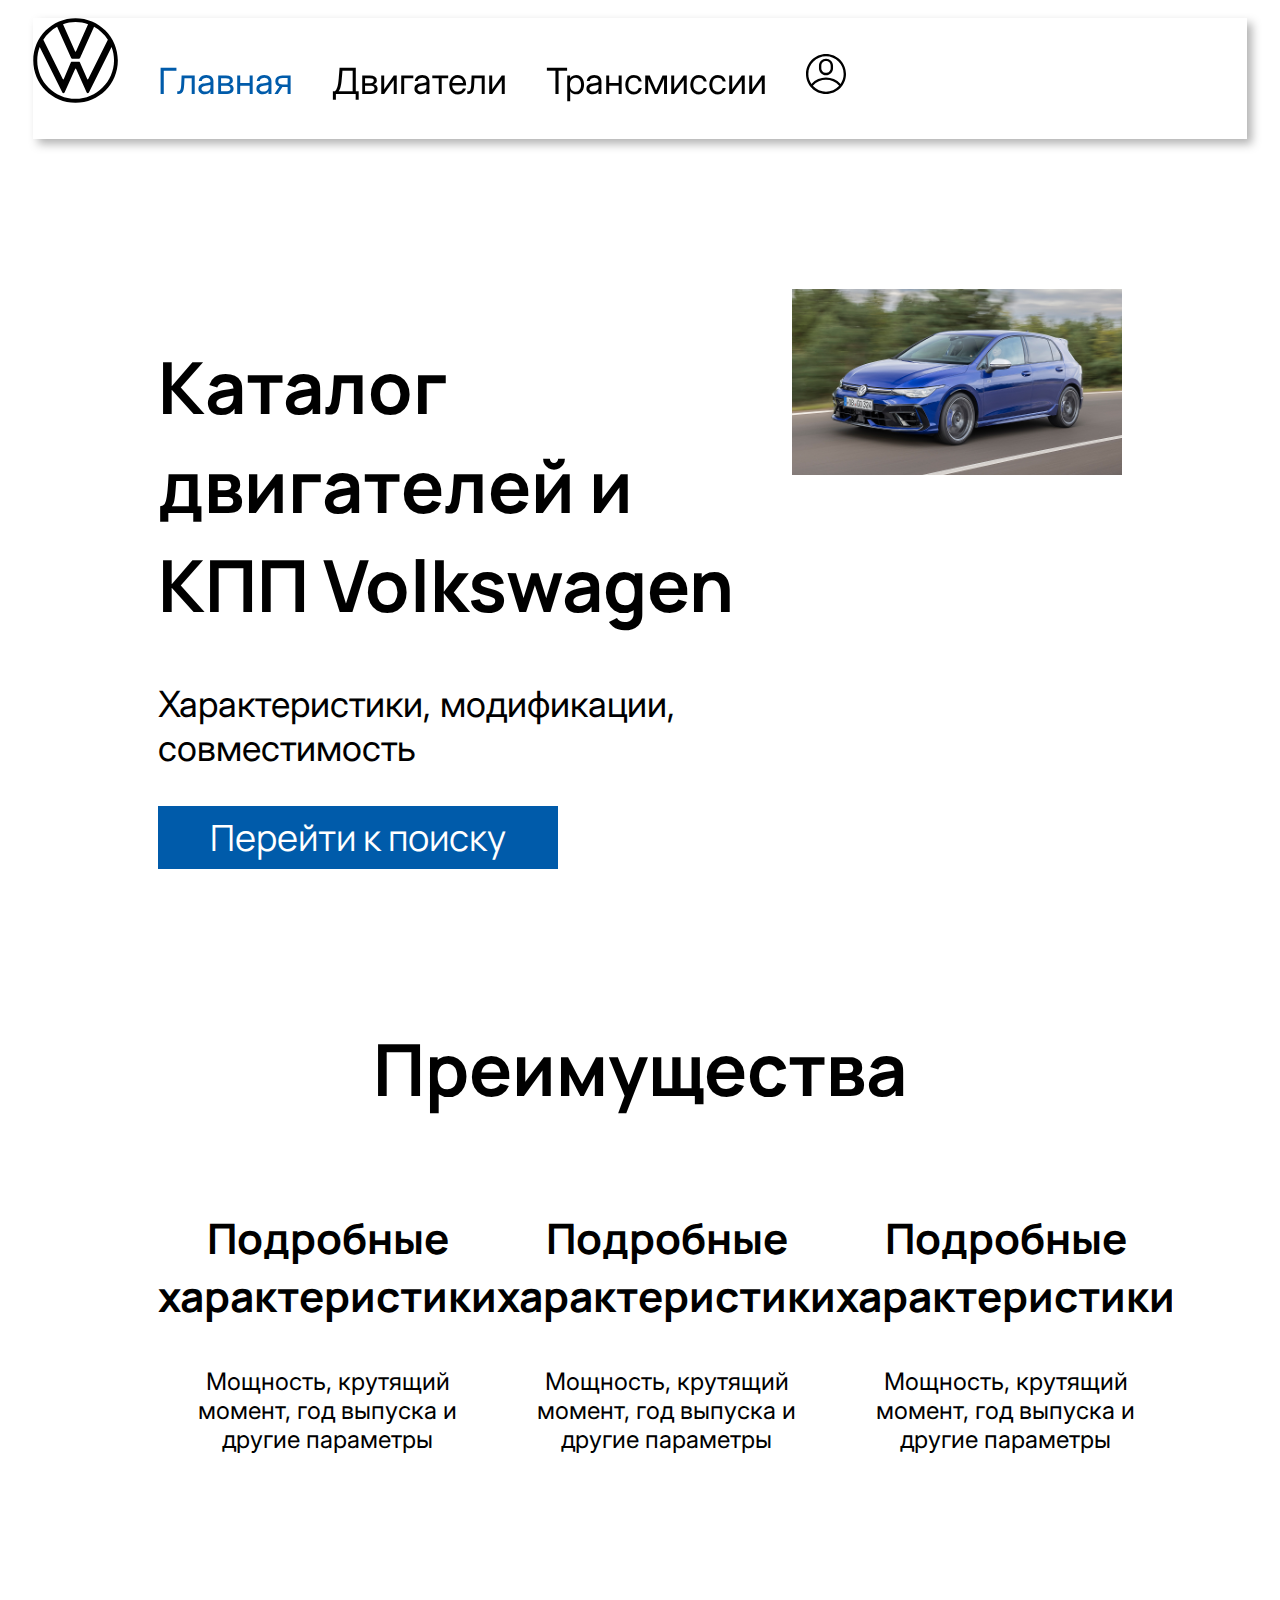
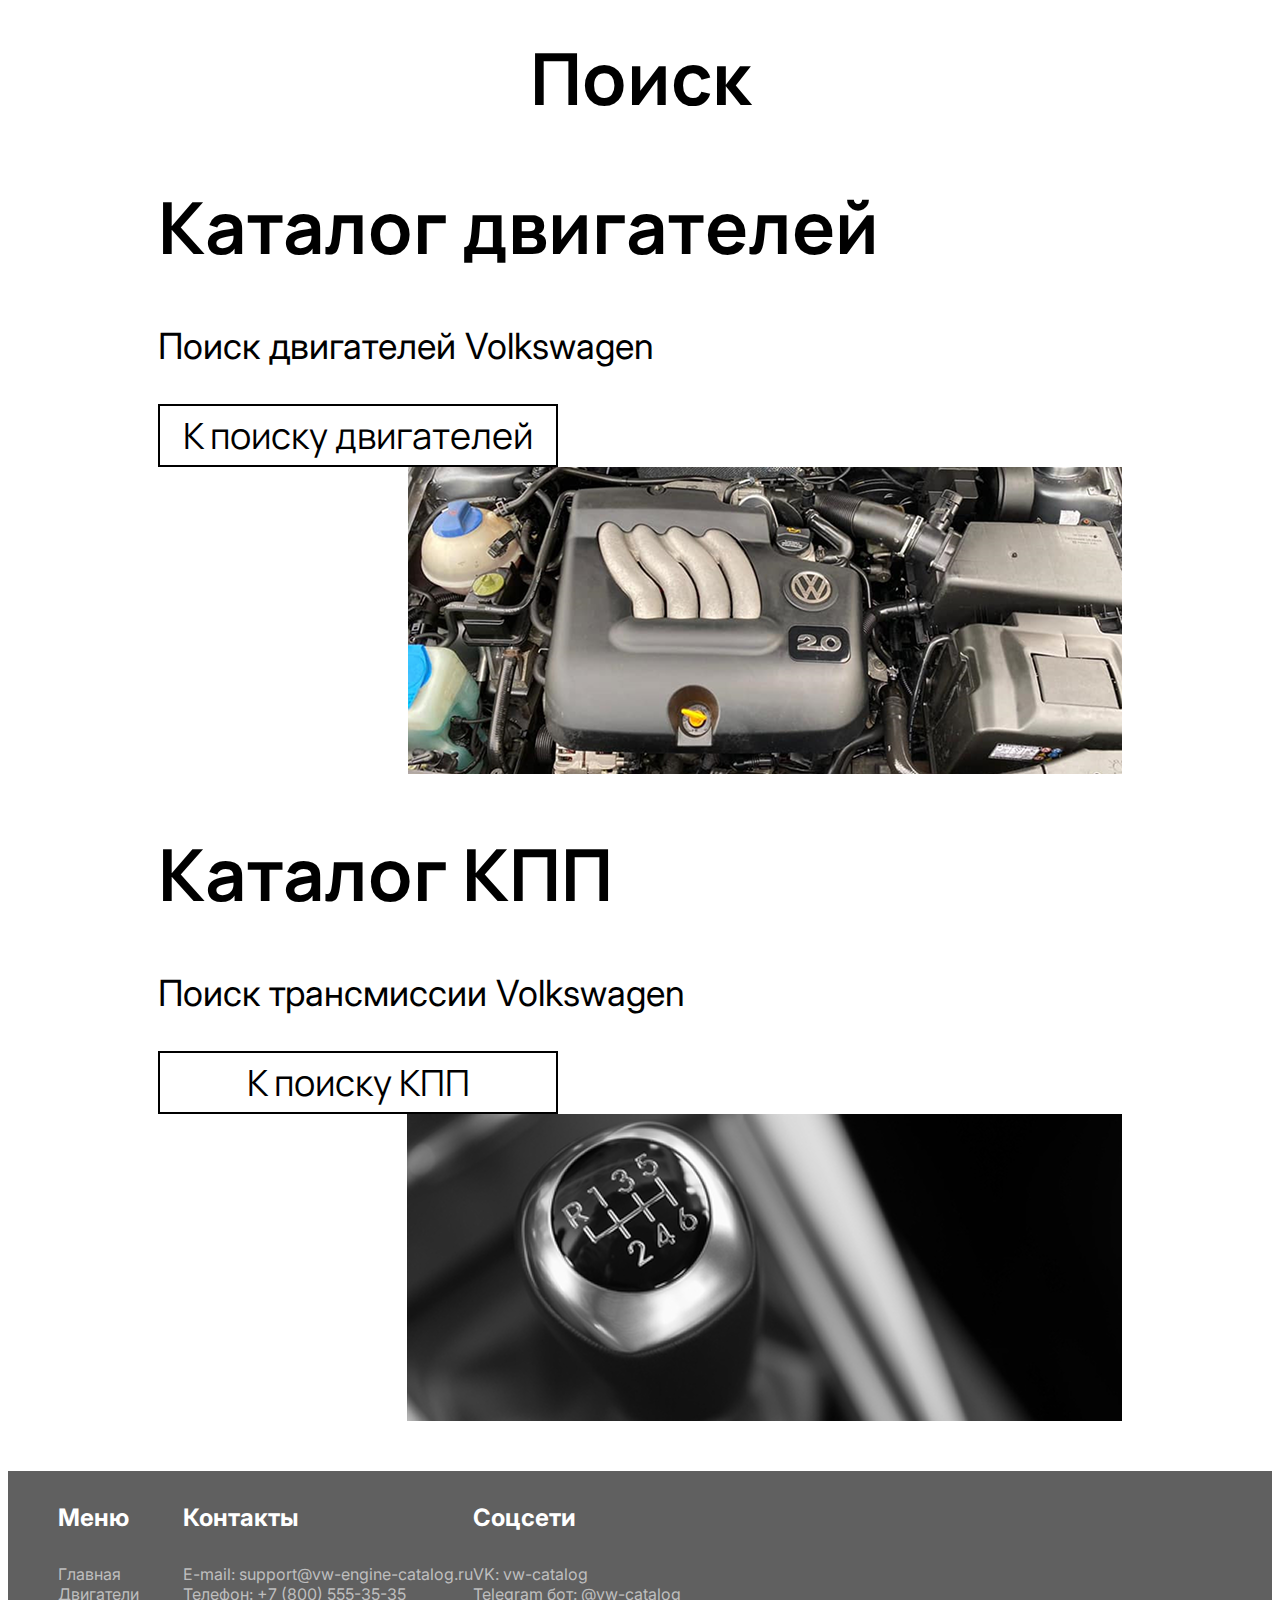
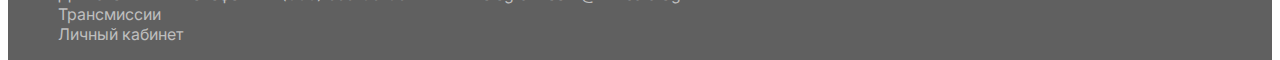
<file: index.html>
<!DOCTYPE html>
<html lang="en">
<head>
    <meta charset="UTF-8">
    <meta name="viewport" content="width=device-width, initial-scale=1.0">

    <link rel="manifest" href="manifest.json">

    <link rel="preconnect" href="https://fonts.googleapis.com">
    <link rel="preconnect" href="https://fonts.gstatic.com" crossorigin>
    <link href="https://fonts.googleapis.com/css2?family=Manrope:wght@700&display=swap" rel="stylesheet">
    <link href="https://fonts.googleapis.com/css2?family=Inter:wght@400;700&family=Manrope:wght@700;800&display=swap" rel="stylesheet">

    <link rel="stylesheet" href="styles/style.css">
    <link href="https://cdn.jsdelivr.net/npm/bootstrap@5.0.2/dist/css/bootstrap.min.css" rel="stylesheet" integrity="sha384-EVSTQN3/azprG1Anm3QDgpJLIm9Nao0Yz1ztcQTwFspd3yD65VohhpuuCOmLASjC" crossorigin="anonymous">
    <title>Главная</title>
</head>
<body>
    <header>
        <nav class="nav-bar">
            <div class="container-fluid">
                <div class="row">
                    <div class="menu">
                        <div class="col-1">
                            <a href="index.html"><img src="src/vw-logo.svg" alt="logo"></a>
                        </div>
                        <div class="col-11">
                            <ul>
                                <li class="menu-item"> 
                                    <a href="index.html" class="menu-a" style="color: #005BAA;">Главная </a>
                                </li>
                                <li class="menu-item"> 
                                    <a href="engines.html" class="menu-a">Двигатели </a>
                                </li>
                                <li class="menu-item"> 
                                    <a href="transmissions.html" class="menu-a">Трансмиссии </a>
                                </li>
                                <li class="menu-item"> 
                                    <a href="lk.html"><img src="src/lk.svg" alt="ЛК"></a>
                                </li>
                            </ul>
                        </div>
                    </div>
                </div>
            </div>
        </nav>
    </header>


    <div class="wrapper">
        <div class="main-info">
            <div class="col-md-5">
                <h1>
                    Каталог двигателей и КПП Volkswagen
                </h1>
                <p id="main-text">
                    Характеристики, модификации, совместимость
                </p>

                <div class="col-md-9">
                    <button class="blue-btn">
                        Перейти к поиску
                    </button>
                </div>
            </div>
            <div class="col-md-7">
                <img src="src/vw-golf.png" alt="">
            </div>
        </div>

        <div class="pluses">
            <h1 style="text-align: center;">
                Преимущества
            </h1>
            <div class="pluses-blocks">
                <div class="col-md-4">
                    <h3> Подробные характеристики </h3>
                    <p class="pluses-text">Мощность, крутящий момент, год выпуска и другие параметры</p>
                </div>

                <div class="col-md-4">
                    <h3> Подробные характеристики </h3>
                    <p class="pluses-text">Мощность, крутящий момент, год выпуска и другие параметры</p>
                </div>

                <div class="col-md-4">
                    <h3> Подробные характеристики </h3>
                    <p class="pluses-text">Мощность, крутящий момент, год выпуска и другие параметры</p>
                </div>
            </div>
        </div>

        <div class="search">
            <h1 style="text-align: center;">Поиск</h1>
            
            <div class="search-block">
                <div class="row">
                    <div class="col-md-5">
                        <h1>Каталог двигателей</h1>
                        <p>Поиск двигателей Volkswagen</p>
                        <button class="black-btn">К поиску двигателей</button>
                    </div>

                    <div class="col-md-7">
                        <img src="src/vw-engine-index.png" alt="">
                    </div>
                </div>
            </div>

            <div class="search-block">
                <div class="row">
                    <div class="col-md-5">
                        <h1>Каталог КПП</h1>
                        <p>Поиск трансмиссии Volkswagen</p>
                        <button class="black-btn">К поиску КПП</button>
                    </div>

                    <div class="col-md-7">
                        <img src="src/vw-trasmission-index.png" alt="">
                    </div>
                </div>
            </div>
        </div>
    </div>

<footer>
        <div class="into-footer">
                <div class="col">
                    <h4 class="footer-title">Меню</h4>

                    <ul class="footer-text">
                        <li>
                            <a href="index.html" class="footer-a">Главная</a>
                        </li>
                        <li>
                            <a href="engines.html" class="footer-a">Двигатели</a>
                        </li>
                        <li>
                            <a href="transmissions.html" class="footer-a">Трансмиссии</a>
                        </li>
                        <li>
                            <a href="lk.html" class="footer-a">Личный кабинет</a>
                        </li>
                    </ul>
                </div>

                <div class="col">
                    <h4 class="footer-title">Контакты</h4>

                    <ul class="footer-text">
                        <li>
                            E-mail: support@vw-engine-catalog.ru
                        </li>
                        <li>
                            Телефон: +7 (800) 555-35-35
                        </li>
                    </ul>
                </div>

                <div class="col">
                    <h4 class="footer-title">Соцсети</h4>

                    <ul class="footer-text">
                        <li>
                            VK: vw-catalog
                        </li>
                        <li>
                            Telegram бот: @vw-catalog 
                        </li>
                    </ul>
                </div>
        </div>
    </footer>

    <script>
        if ('serviceWorker' in navigator) {
            navigator.serviceWorker.register('/serviceworker.js')
            .then(function () { console.log('Service Worker Registered'); });
        }
    </script>

</body>
</html>
</file>
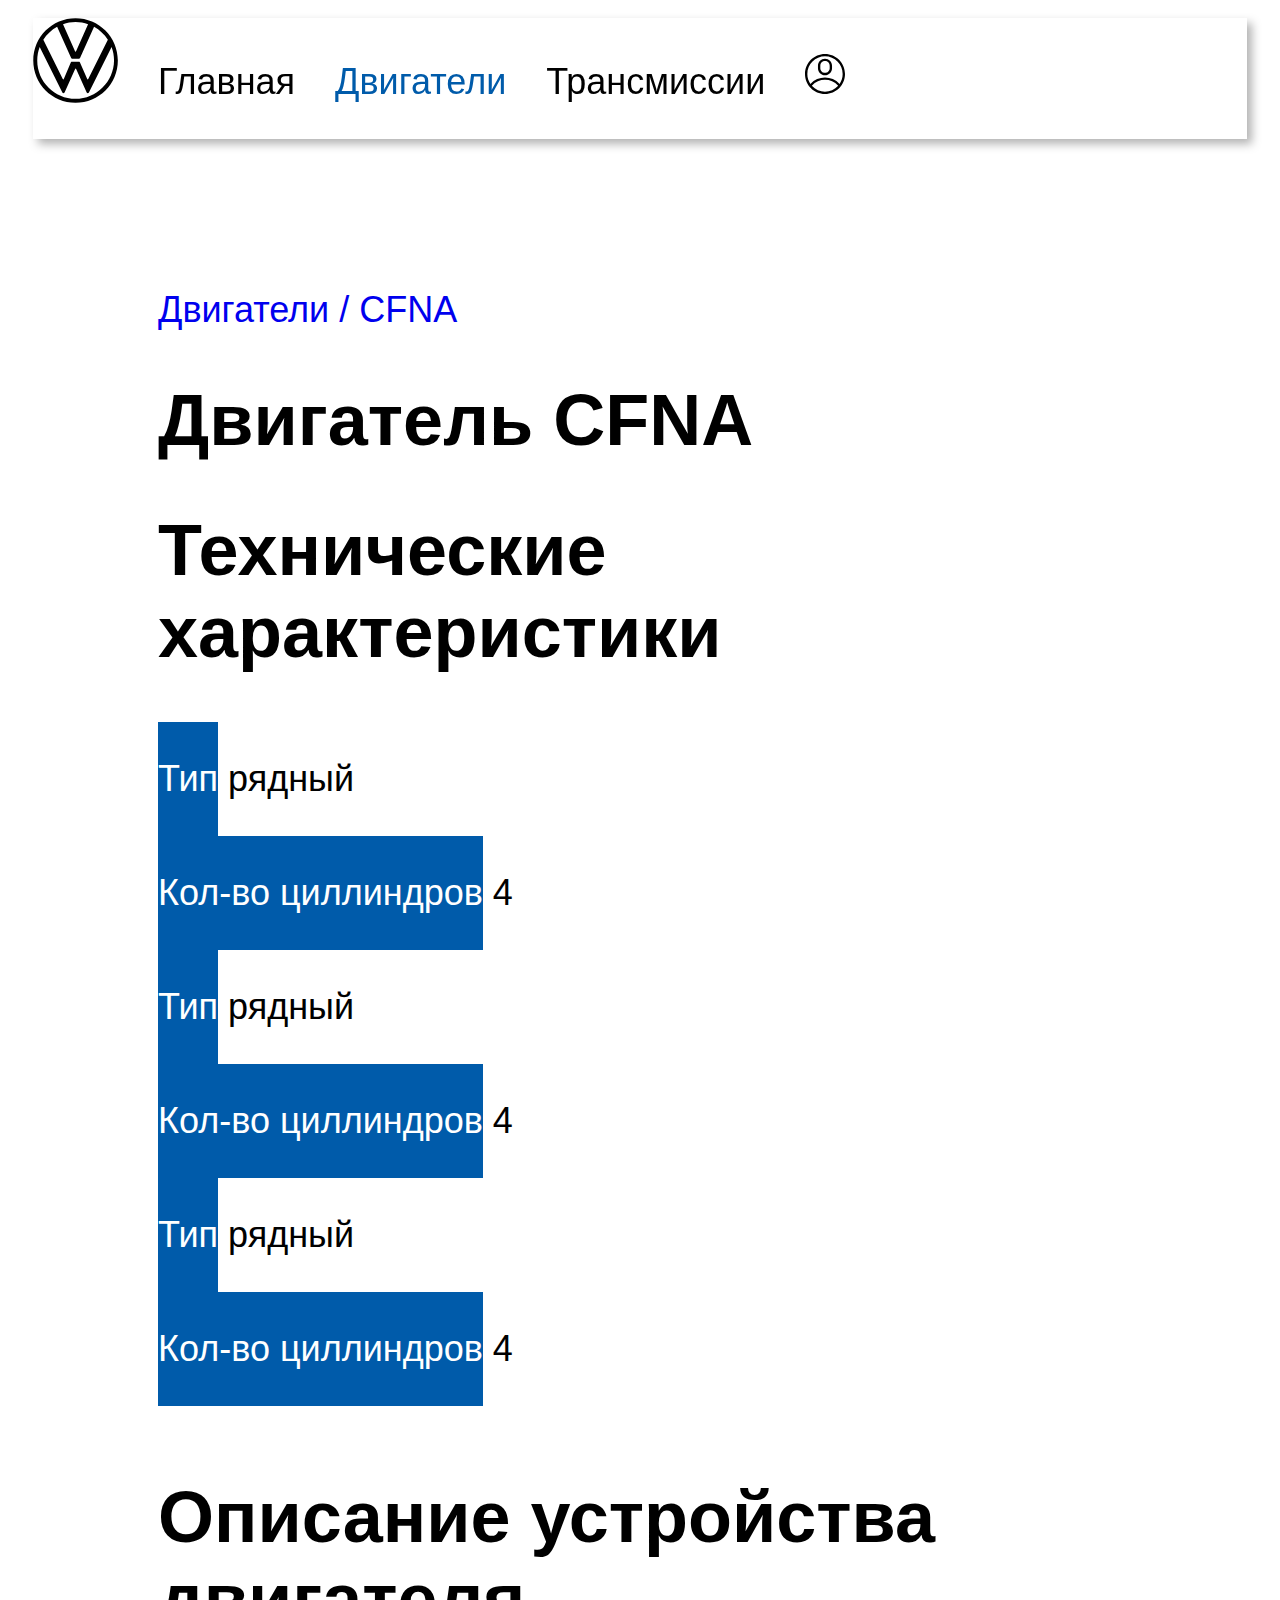
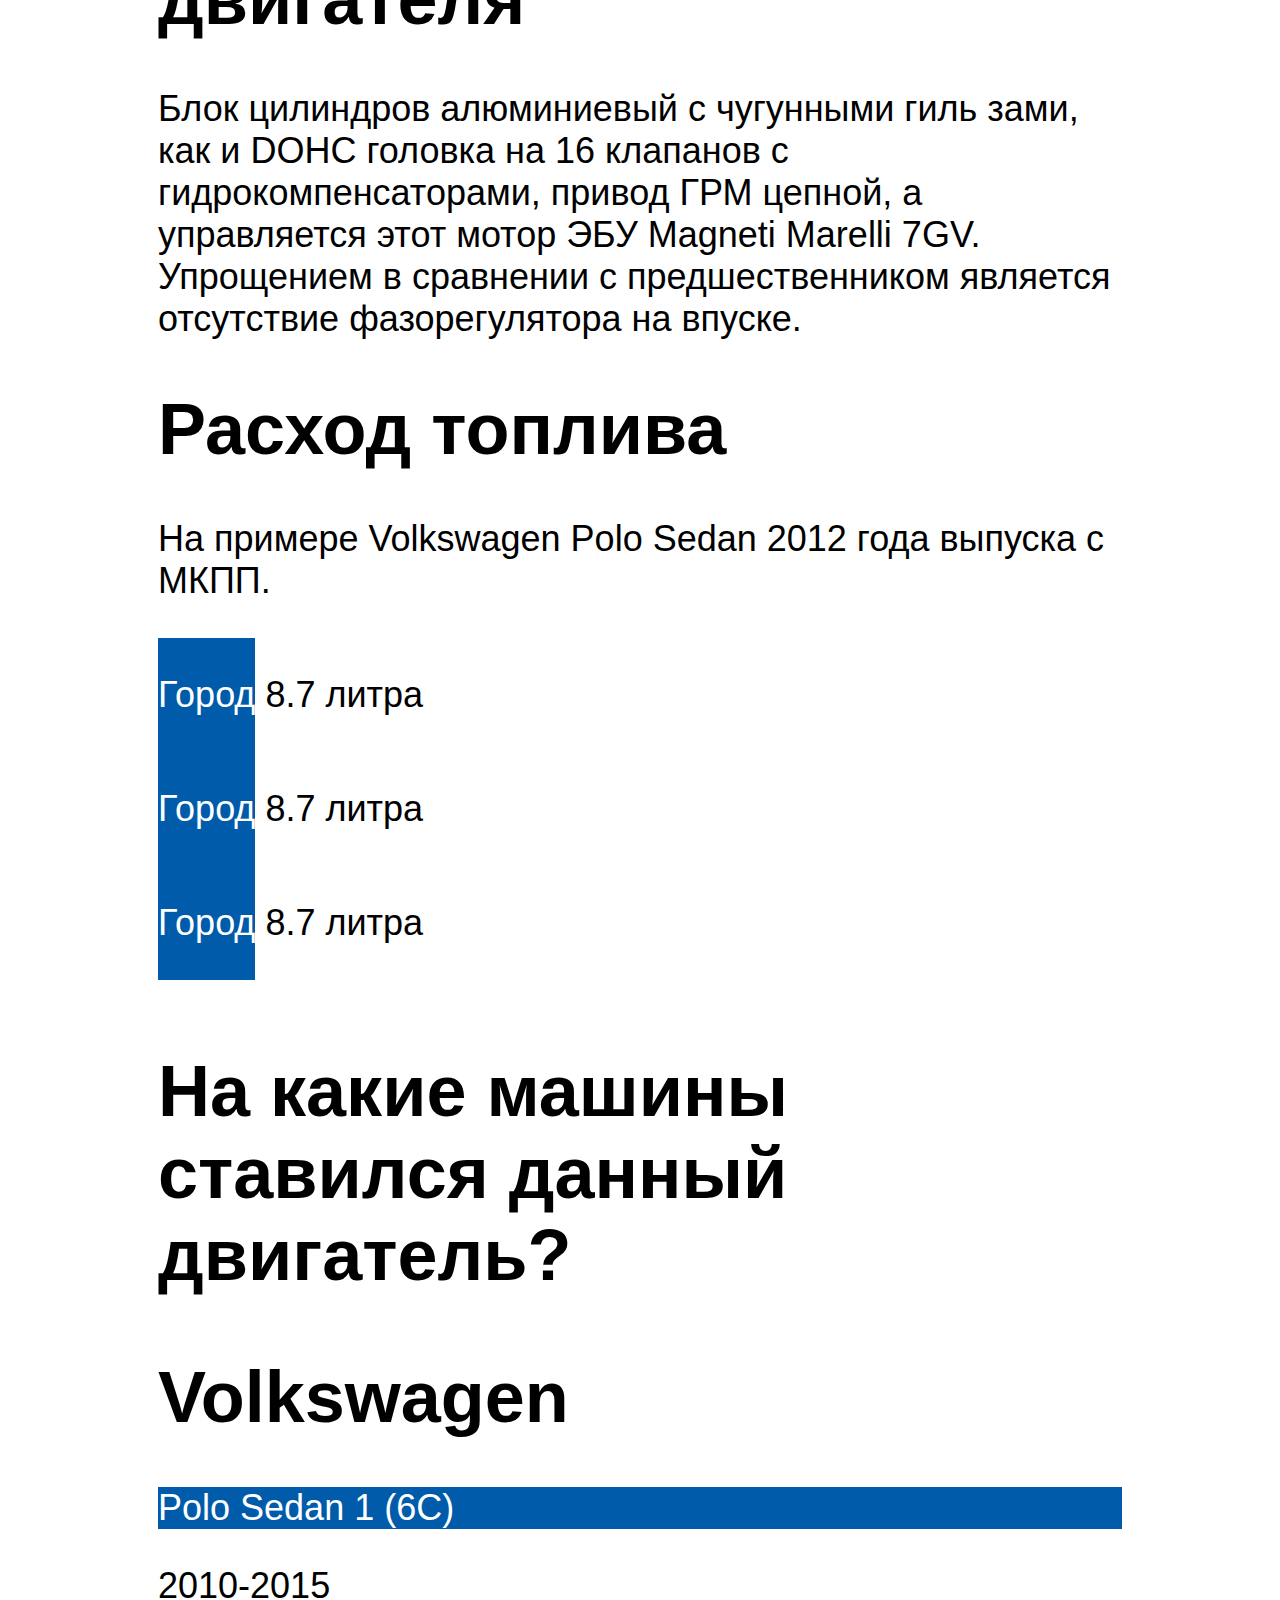
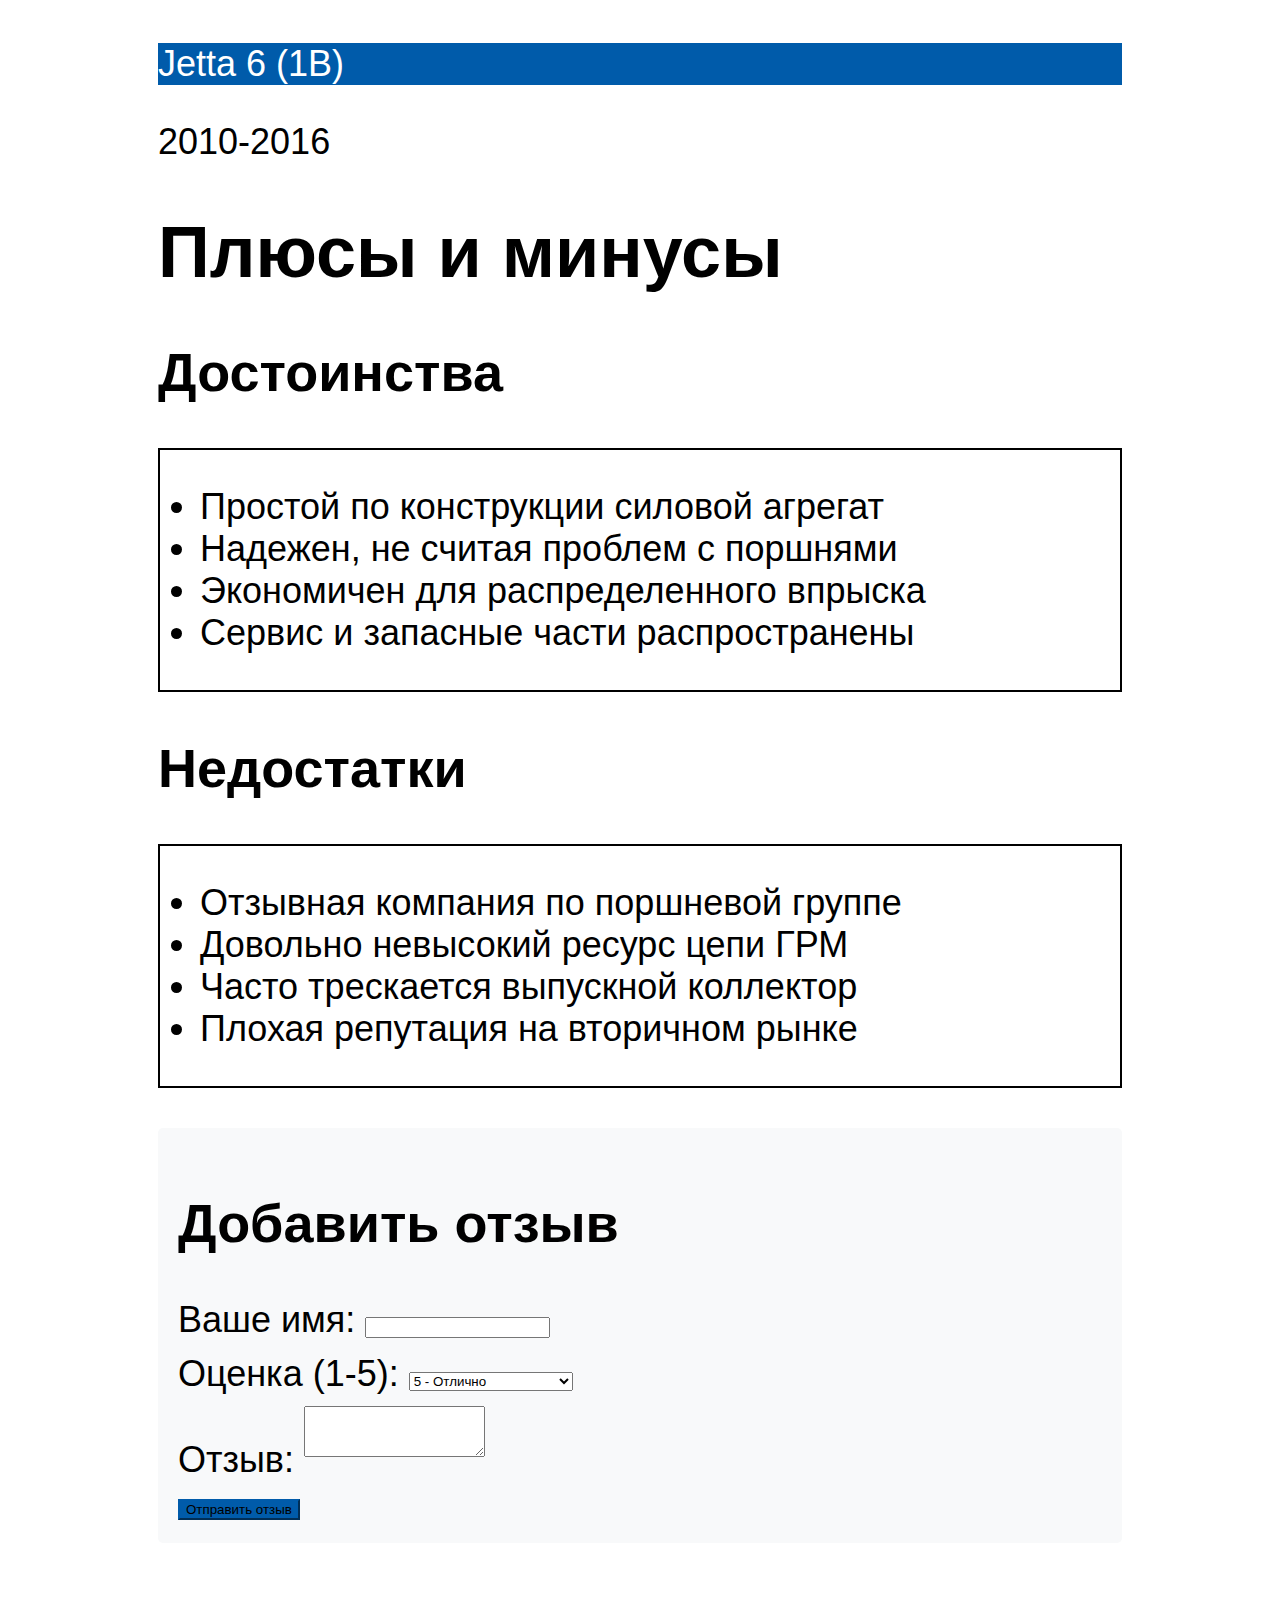
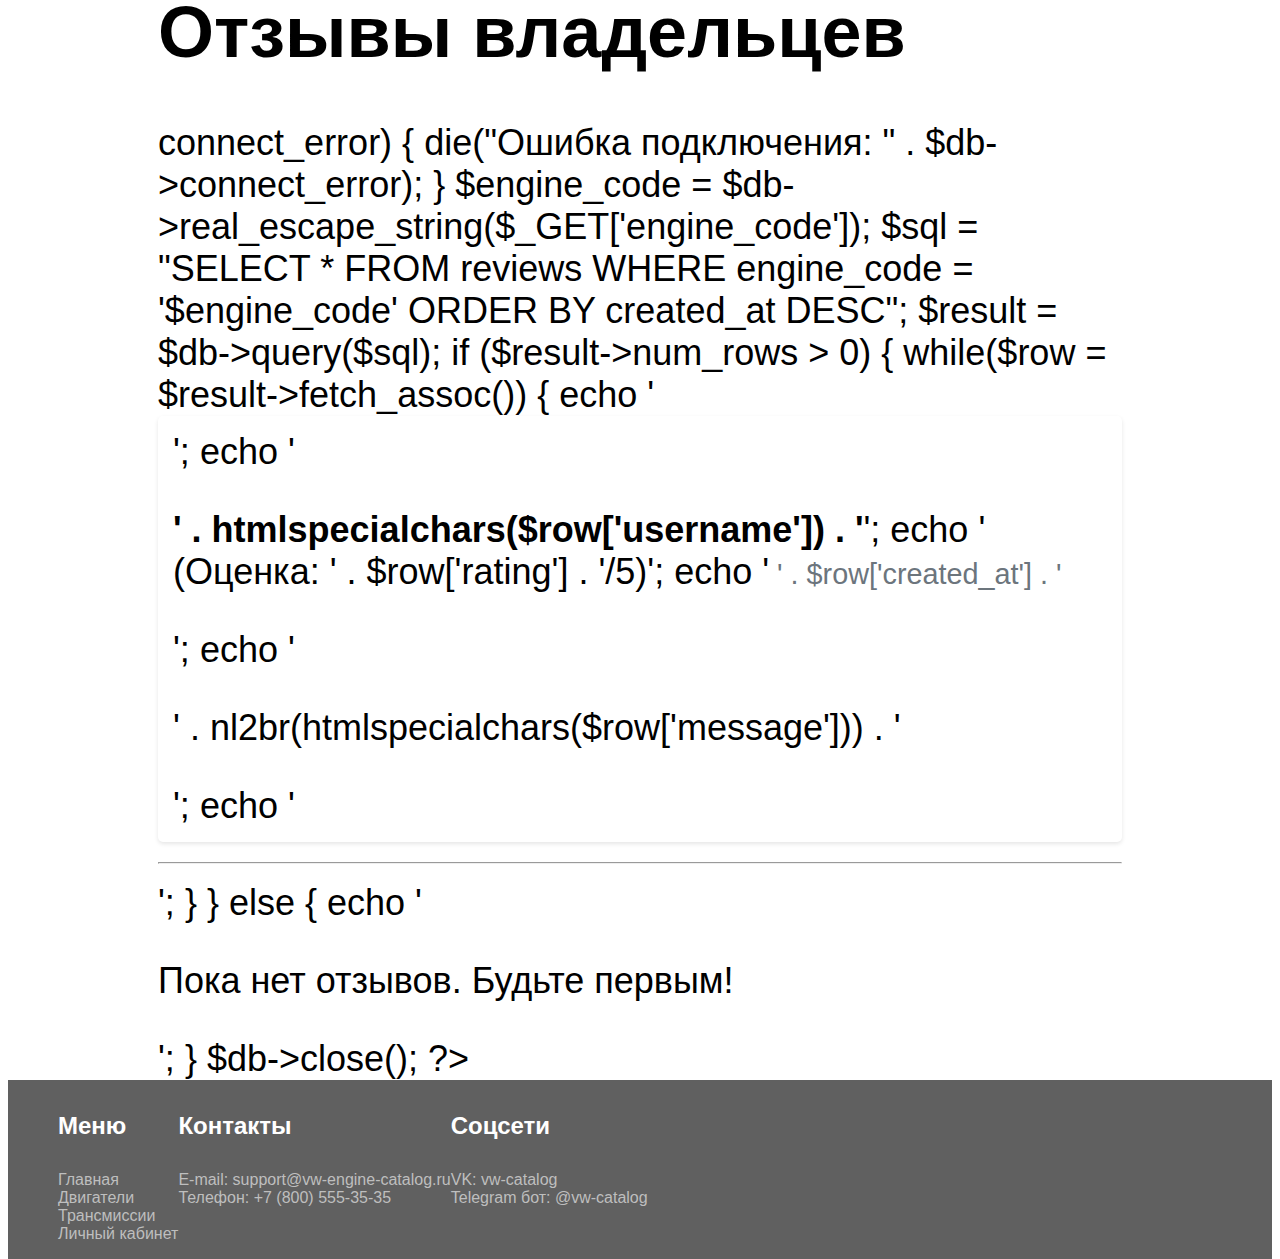
<file: CFNA.html>
<!DOCTYPE html>
<html lang="en">
<head>
    <meta charset="UTF-8">
    <meta name="viewport" content="width=device-width, initial-scale=1.0">

    <link rel="preconnect" href="https://fonts.googleapis.com">
    <link rel="preconnect" href="https://fonts.gstatic.com" crossorigin>
    <link href="https://fonts.googleapis.com/css2?family=Manrope:wght@700&display=swap" rel="stylesheet">
    <link href="https://fonts.googleapis.com/css2?family=Inter:wght@400;700&family=Manrope:wght@700;800&display=swap" rel="stylesheet">

    <link rel="stylesheet" href="styles/detail-engine.css">
    <link rel="stylesheet" href="styles/style.css">
    <link href="https://cdn.jsdelivr.net/npm/bootstrap@5.0.2/dist/css/bootstrap.min.css" rel="stylesheet" integrity="sha384-EVSTQN3/azprG1Anm3QDgpJLIm9Nao0Yz1ztcQTwFspd3yD65VohhpuuCOmLASjC" crossorigin="anonymous">
    <title>CFNA</title>
</head>
<body>
    <header>
        <nav class="nav-bar">
            <div class="container-fluid">
                <div class="row">
                    <div class="menu">
                        <div class="col-1">
                            <a href="index.html"><img src="src/vw-logo.svg" alt="logo"></a>
                        </div>
                        <div class="col-11">
                            <ul>
                                <li class="menu-item"> 
                                    <a href="index.html" class="menu-a">Главная </a>
                                </li>
                                <li class="menu-item"> 
                                    <a href="engines.html" class="menu-a" style="color: #005BAA;">Двигатели </a>
                                </li>
                                <li class="menu-item"> 
                                    <a href="transmissions.html" class="menu-a">Трансмиссии </a>
                                </li>
                                <li class="menu-item"> 
                                    <a href="lk.html"><img src="src/lk.svg" alt="ЛК"></a>
                                </li>
                            </ul>
                        </div>
                    </div>
                </div>
            </div>
        </nav>
    </header>

    <div class="wrapper">
        <a href="engines.html">Двигатели / CFNA</a>

        <h1 id="title">Двигатель CFNA</h1>

        <div class="tech-spec">
            <h1>Технические характеристики</h1>

            <div class="specs-table">
                <div class="row">
                    <div class="col">
                        <div class="specs">
                            <div class="col-2-spec">
                                <div class="spec-type">
                                    <p class="type-text">Тип</p>
                                </div>
                            </div>

                            <div class="col-2-spec">
                                <div class="spec-info">
                                    <p class="info-text">рядный</p>
                                </div>
                            </div>
                        </div>
                        
                        <div class="specs">
                            <div class="spec-type">
                                <p class="type-text">Кол-во циллиндров</p>
                            </div>

                            <div class="spec-info">
                                <p class="info-text">4</p>
                            </div>
                        </div>
                    </div>

                    <div class="col">
                        <div class="specs">
                            <div class="col-2-spec">
                                <div class="spec-type">
                                    <p class="type-text">Тип</p>
                                </div>
                            </div>

                            <div class="col-2-spec">
                                <div class="spec-info">
                                    <p class="info-text">рядный</p>
                                </div>
                            </div>
                        </div>
                        
                        <div class="specs">
                            <div class="spec-type">
                                <p class="type-text">Кол-во циллиндров</p>
                            </div>

                            <div class="spec-info">
                                <p class="info-text">4</p>
                            </div>
                        </div>
                    </div>

                    <div class="col">
                        <div class="specs">
                            <div class="col-2-spec">
                                <div class="spec-type">
                                    <p class="type-text">Тип</p>
                                </div>
                            </div>

                            <div class="col-2-spec">
                                <div class="spec-info">
                                    <p class="info-text">рядный</p>
                                </div>
                            </div>
                        </div>
                        
                        <div class="specs">
                            <div class="spec-type">
                                <p class="type-text">Кол-во циллиндров</p>
                            </div>

                            <div class="spec-info">
                                <p class="info-text">4</p>
                            </div>
                        </div>
                    </div>
                </div>
            </div>
        </div>

        <div class="engine-description">
            <h1>Описание устройства двигателя</h1>

            <p>Блок цилиндров алюминиевый с чугунными гиль зами, как и DOHC головка  на 16 клапанов с гидрокомпенсаторами, привод ГРМ цепной, а управляется  этот мотор ЭБУ Magneti Marelli 7GV. Упрощением в сравнении с  предшественником является отсутствие фазорегулятора на впуске.</p>
        </div>

        <div class="fuel-consumption">
            <h1>Расход топлива</h1>

            <p>На примере Volkswagen Polo Sedan 2012 года выпуска с МКПП.</p>
            <div class="row">
                <div class="col">
                    <div class="road-type">
                        <p>Город</p>
                    </div>

                    <div class="consump">
                        <p>8.7 литра</p>
                    </div>
                </div>

                <div class="col">
                    <div class="road-type">
                        <p>Город</p>
                    </div>

                    <div class="consump">
                        <p>8.7 литра</p>
                    </div>
                </div>

                <div class="col">
                    <div class="road-type">
                        <p>Город</p>
                    </div>

                    <div class="consump">
                        <p>8.7 литра</p>
                    </div>
                </div>
            </div>
        </div>

        <div class="cars-with-engine">
            <h1 id="which-cars">На какие машины ставился данный двигатель?</h1>

            <div class="brand">
                <h1 id="brand-h">Volkswagen</h1>
            </div>

            <div class="row">
                <div class="col">
                    <div class="car-model">
                        <p>Polo Sedan 1 (6C)</p>
                    </div>
                </div>
                <div class="col">
                    <div class="years">
                        <p>2010-2015</p>
                    </div>
                </div>

                <div class="col">
                    <div class="car-model">
                        <p>Jetta 6 (1B)</p>
                    </div>
                </div>
                <div class="col">
                    <div class="years">
                        <p>2010-2016</p>
                    </div>
                </div>

            </div>
        </div>

        <div class="pluses-and-minuses">
            <h1>Плюсы и минусы</h1>

            <div class="row">
                <div class="col">
                    <h2>Достоинства</h2>

                    <div class="list">
                        <ul>
                            <li class="list-li">Простой по конструкции силовой агрегат</li>
                            <li class="list-li">Надежен, не считая проблем с поршнями</li>
                            <li class="list-li">Экономичен для распределенного впрыска</li>
                            <li class="list-li">Сервис и запасные части распространены</li>
                        </ul>
                    </div>
                </div>

                <div class="col">
                    <h2>Недостатки</h2>

                    <div class="list">
                        <ul>
                            <li class="list-li">Отзывная компания по поршневой группе</li>
                            <li class="list-li">Довольно невысокий ресурс цепи ГРМ</li>
                            <li class="list-li">Часто трескается выпускной коллектор</li>
                            <li class="list-li">Плохая репутация на вторичном рынке</li>
                        </ul>
                    </div>
                </div>
            </div>
        </div>

        <div class="add-review">
            <h2>Добавить отзыв</h2>
            <form action="save_review.php" method="post">
                <input type="hidden" name="engine_code" value="CFNA">
                <div class="mb-3">
                    <label for="username" class="form-label">Ваше имя:</label>
                    <input type="text" class="form-control" id="username" name="username" required>
                </div>
                <div class="mb-3">
                    <label for="rating" class="form-label">Оценка (1-5):</label>
                    <select class="form-select" id="rating" name="rating" required>
                        <option value="5">5 - Отлично</option>
                        <option value="4">4 - Хорошо</option>
                        <option value="3">3 - Удовлетворительно</option>
                        <option value="2">2 - Плохо</option>
                        <option value="1">1 - Очень плохо</option>
                    </select>
                </div>
                <div class="mb-3">
                    <label for="message" class="form-label">Отзыв:</label>
                    <textarea class="form-control" id="message" name="message" rows="3" required></textarea>
                </div>
                <button type="submit" class="btn btn-primary">Отправить отзыв</button>
            </form>
        </div>


        <div class="reviews">
            <h1>Отзывы владельцев</h1>
            
            <div id="reviews-container">
                <!-- Отзывы будут тута -->
            </div>
        </div>

        <script>
        function loadReviews() {
            fetch('get_reviews.php?engine_code=CFNA')
                .then(response => response.text())
                .then(data => {
                    document.getElementById('reviews-container').innerHTML = data;
                });
        }

        loadReviews();
        </script>
    </div>

    <footer>
        <div class="into-footer">
                <div class="col">
                    <h4 class="footer-title">Меню</h4>

                    <ul class="footer-text">
                        <li>
                            <a href="index.html" class="footer-a">Главная</a>
                        </li>
                        <li>
                            <a href="engines.html" class="footer-a">Двигатели</a>
                        </li>
                        <li>
                            <a href="transmissions.html" class="footer-a">Трансмиссии</a>
                        </li>
                        <li>
                            <a href="lk.html" class="footer-a">Личный кабинет</a>
                        </li>
                    </ul>
                </div>

                <div class="col">
                    <h4 class="footer-title">Контакты</h4>

                    <ul class="footer-text">
                        <li>
                            E-mail: support@vw-engine-catalog.ru
                        </li>
                        <li>
                            Телефон: +7 (800) 555-35-35
                        </li>
                    </ul>
                </div>

                <div class="col">
                    <h4 class="footer-title">Соцсети</h4>

                    <ul class="footer-text">
                        <li>
                            VK: vw-catalog
                        </li>
                        <li>
                            Telegram бот: @vw-catalog 
                        </li>
                    </ul>
                </div>
        </div>
    </footer>
</body>
</html>
</file>
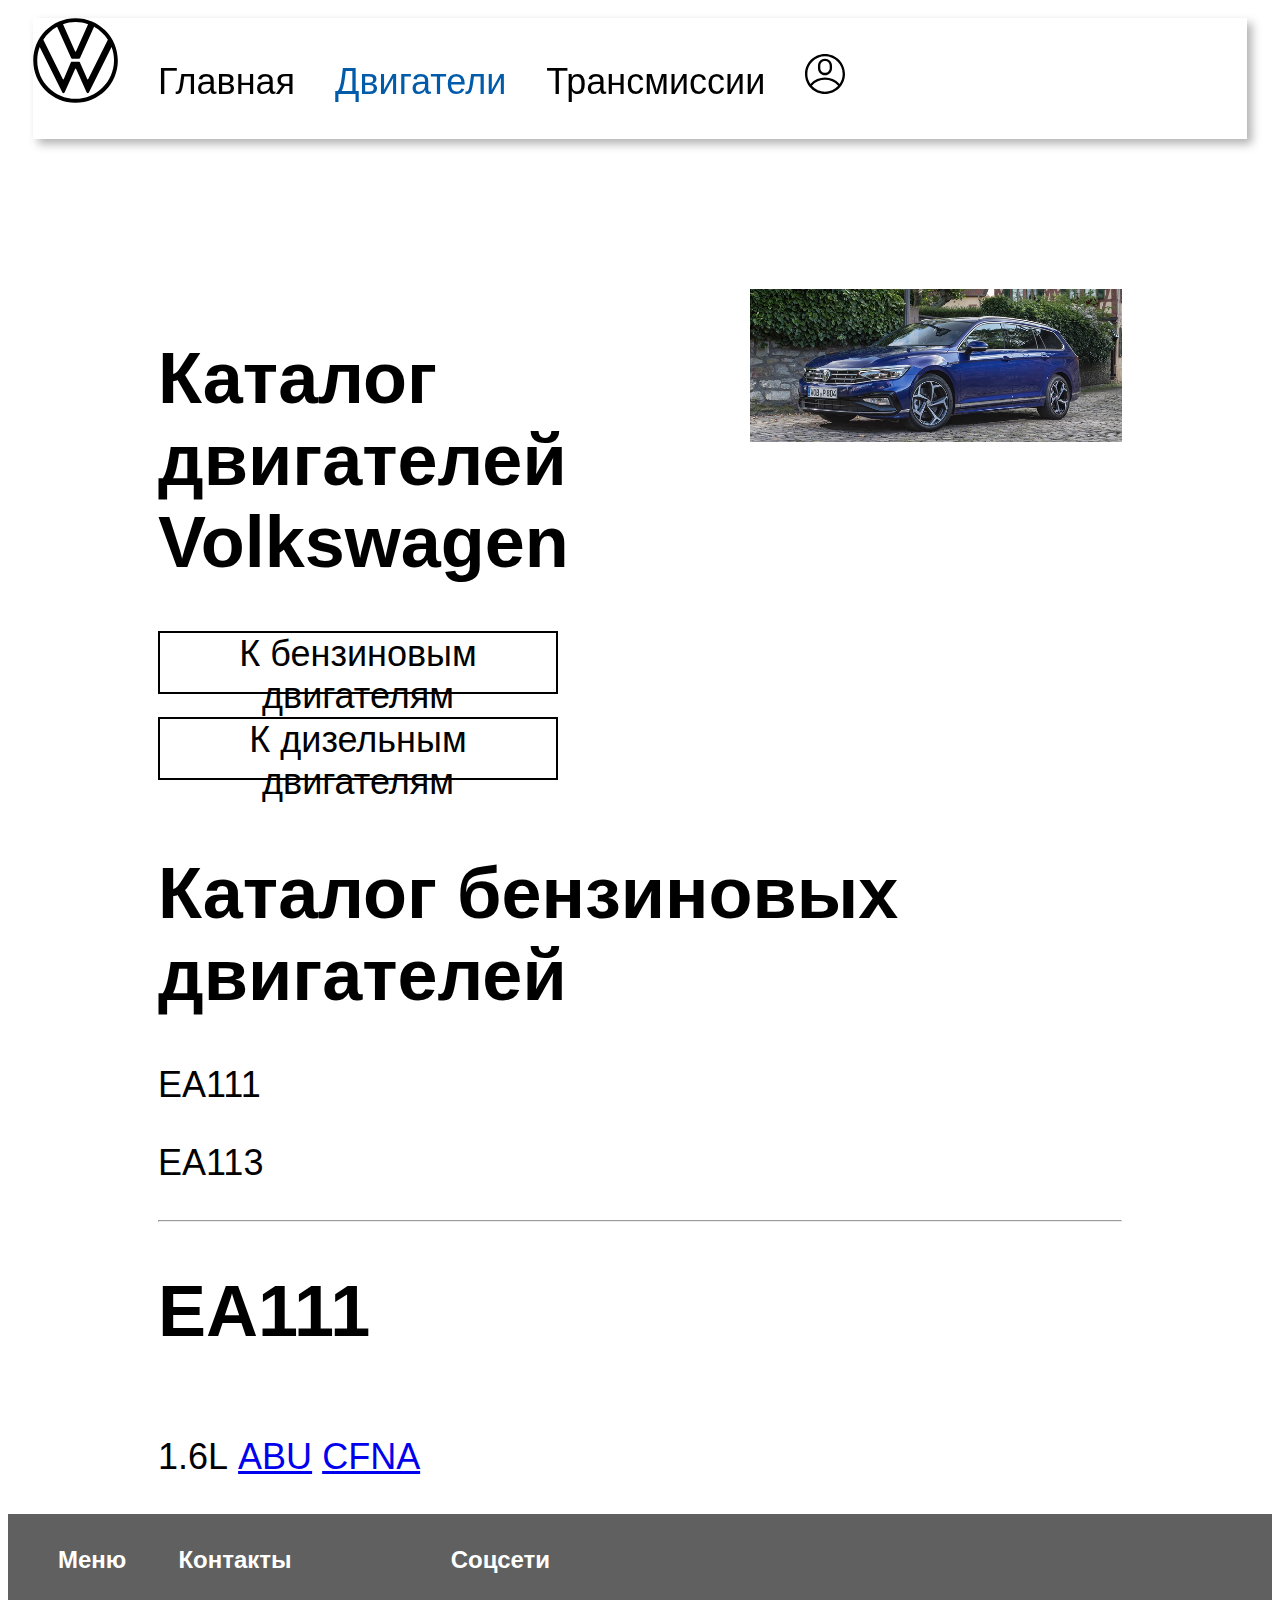
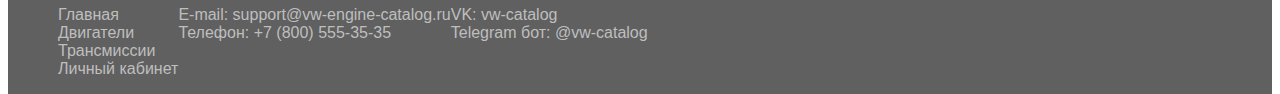
<file: engines.html>
<!DOCTYPE html>
<html lang="en">
<head>
    <meta charset="UTF-8">
    <meta name="viewport" content="width=device-width, initial-scale=1.0">

    <link rel="preconnect" href="https://fonts.googleapis.com">
    <link rel="preconnect" href="https://fonts.gstatic.com" crossorigin>
    <link href="https://fonts.googleapis.com/css2?family=Manrope:wght@700&display=swap" rel="stylesheet">
    <link href="https://fonts.googleapis.com/css2?family=Inter:wght@400;700&family=Manrope:wght@700;800&display=swap" rel="stylesheet">

    <link rel="stylesheet" href="styles/style.css">
    <link rel="stylesheet" href="styles/engines.css">
    <link href="https://cdn.jsdelivr.net/npm/bootstrap@5.0.2/dist/css/bootstrap.min.css" rel="stylesheet" integrity="sha384-EVSTQN3/azprG1Anm3QDgpJLIm9Nao0Yz1ztcQTwFspd3yD65VohhpuuCOmLASjC" crossorigin="anonymous">
    <title>Двигатели</title>
</head>
<body>
    <header>
        <nav class="nav-bar">
            <div class="container-fluid">
                <div class="row">
                    <div class="menu">
                        <div class="col-1">
                            <a href="index.html"><img src="src/vw-logo.svg" alt="logo"></a>
                        </div>
                        <div class="col-11">
                            <ul>
                                <li class="menu-item"> 
                                    <a href="index.html" class="menu-a">Главная </a>
                                </li>
                                <li class="menu-item"> 
                                    <a href="engines.html" class="menu-a" style="color: #005BAA;">Двигатели </a>
                                </li>
                                <li class="menu-item"> 
                                    <a href="transmissions.html" class="menu-a">Трансмиссии </a>
                                </li>
                                <li class="menu-item"> 
                                    <a href="lk.html"><img src="src/lk.svg" alt="ЛК"></a>
                                </li>
                            </ul>
                        </div>
                    </div>
                </div>
            </div>
        </nav>
    </header>
    
    <div class="wrapper">
        <div class="info">
            <div class="col-md-5">
                <h1>Каталог двигателей Volkswagen</h1>

                <button class="black-btn">К бензиновым двигателям</button>
                <button class="black-btn">К дизельным двигателям</button>
            </div>

            <div class="col-md-7">
                <img src="src/vw-passat.png" alt="">
            </div>
        </div>
        
        <div class="gasoline-engines">
            <div class="col-md-6">
                <h1>Каталог бензиновых двигателей</h1>
            </div>

            <div class="row">
                <div class="serial-num-engines">
                    <div class="col-md-1">
                        <p class="serial-num">EA111</p>
                    </div>

                    <div class="col-md-1">
                        <p class="serial-num">EA113</p>
                    </div>
                </div>
            </div>

            <hr>

            <div class="engines-by-serial">
                <h1>EA111</h1>

                <div class="engines-by-liters">
                    <div class="liter">
                        <p>1.6L</p>
                    </div>

                    <div class="engine-index">
                        <a href="ABU.html"><p>ABU</p></a>
                    </div>
                    
                    <div class="engine-index">
                        <a href="CFNA.html"><p>CFNA</p></a>
                    </div>
                </div>
            </div>
        </div>

    </div>

<footer>
        <div class="into-footer">
                <div class="col">
                    <h4 class="footer-title">Меню</h4>

                    <ul class="footer-text">
                        <li>
                            <a href="index.html" class="footer-a">Главная</a>
                        </li>
                        <li>
                            <a href="engines.html" class="footer-a">Двигатели</a>
                        </li>
                        <li>
                            <a href="transmissions.html" class="footer-a">Трансмиссии</a>
                        </li>
                        <li>
                            <a href="lk.html" class="footer-a">Личный кабинет</a>
                        </li>
                    </ul>
                </div>

                <div class="col">
                    <h4 class="footer-title">Контакты</h4>

                    <ul class="footer-text">
                        <li>
                            E-mail: support@vw-engine-catalog.ru
                        </li>
                        <li>
                            Телефон: +7 (800) 555-35-35
                        </li>
                    </ul>
                </div>

                <div class="col">
                    <h4 class="footer-title">Соцсети</h4>

                    <ul class="footer-text">
                        <li>
                            VK: vw-catalog
                        </li>
                        <li>
                            Telegram бот: @vw-catalog 
                        </li>
                    </ul>
                </div>
        </div>
    </footer>
</body>
</html>
</file>
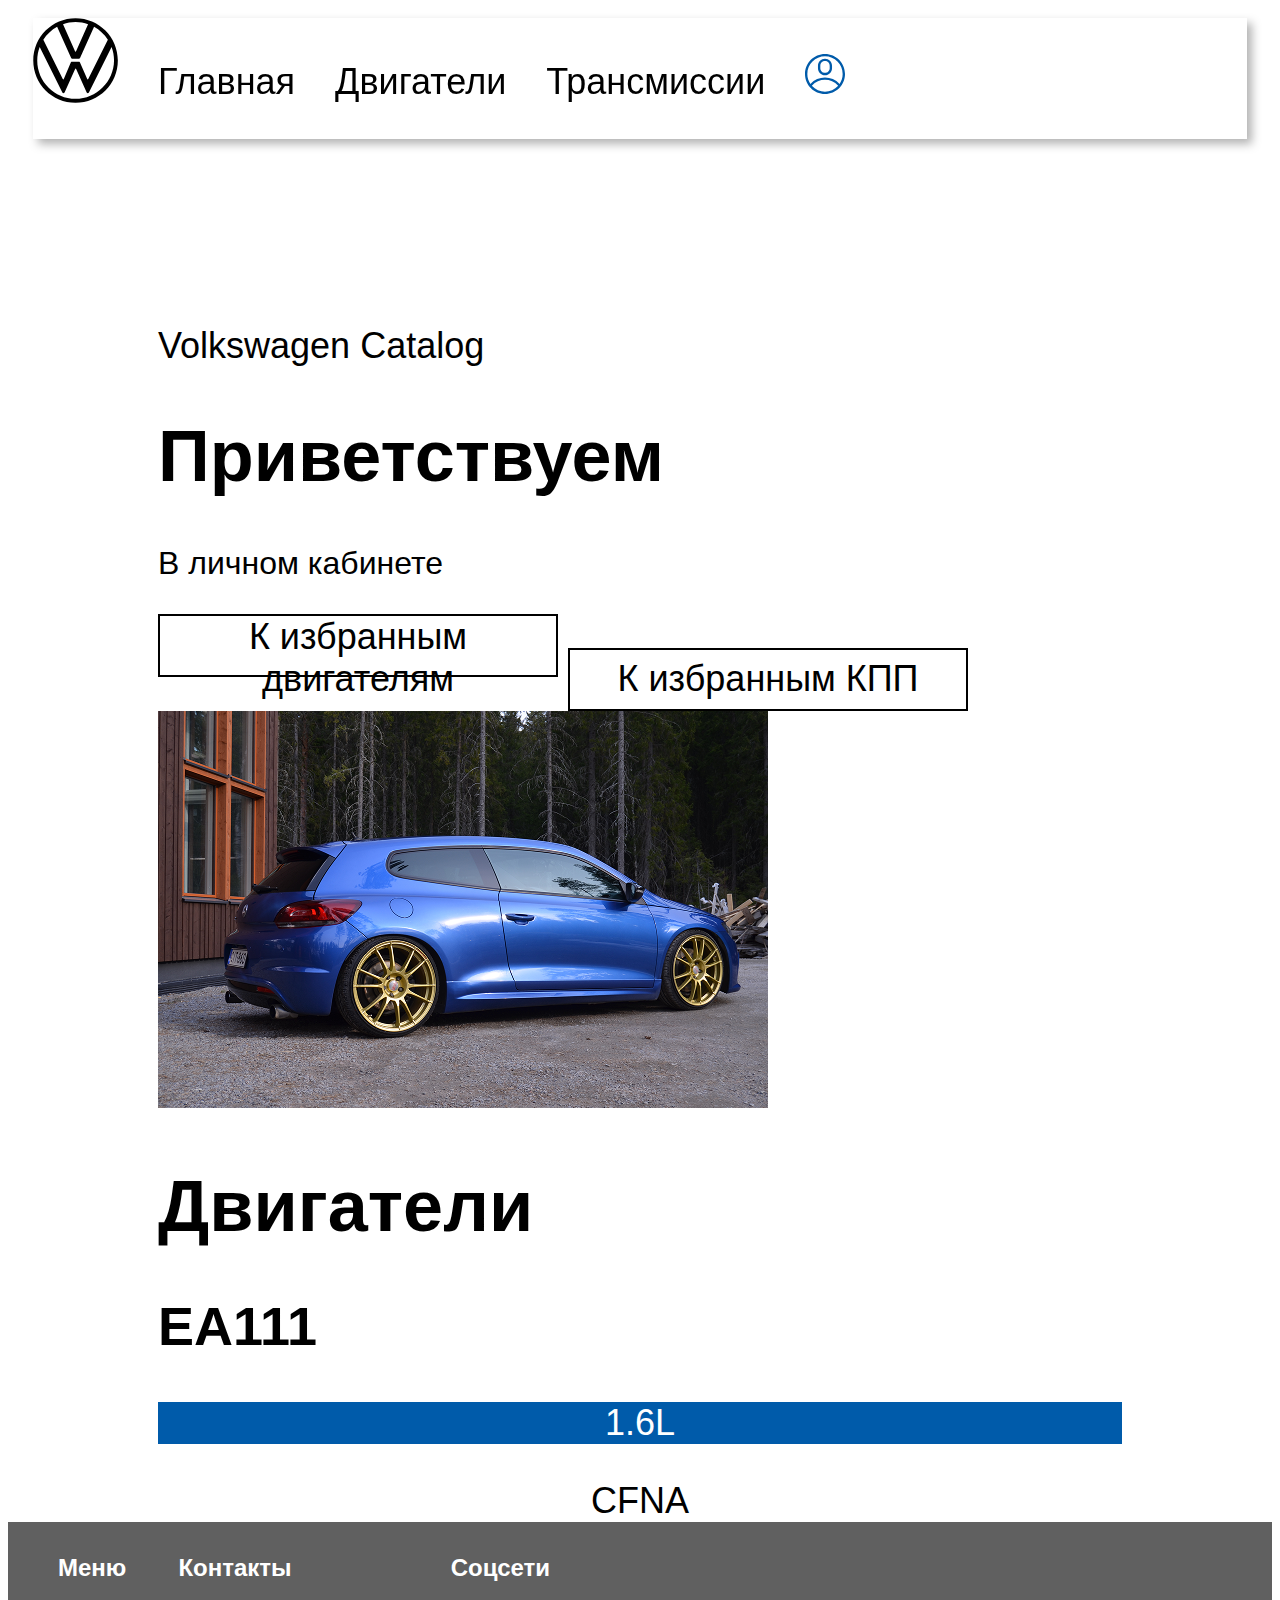
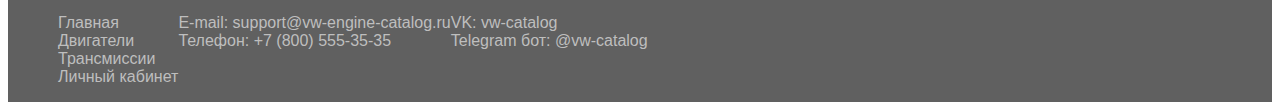
<file: lk.html>
<!DOCTYPE html>
<html lang="en">
<head>
    <meta charset="UTF-8">
    <meta name="viewport" content="width=device-width, initial-scale=1.0">

    <link rel="preconnect" href="https://fonts.googleapis.com">
    <link rel="preconnect" href="https://fonts.gstatic.com" crossorigin>
    <link href="https://fonts.googleapis.com/css2?family=Manrope:wght@700&display=swap" rel="stylesheet">
    <link href="https://fonts.googleapis.com/css2?family=Inter:wght@400;700&family=Manrope:wght@700;800&display=swap" rel="stylesheet">

    <link rel="stylesheet" href="styles/lk.css">
    <link rel="stylesheet" href="styles/style.css">
    <link href="https://cdn.jsdelivr.net/npm/bootstrap@5.0.2/dist/css/bootstrap.min.css" rel="stylesheet" integrity="sha384-EVSTQN3/azprG1Anm3QDgpJLIm9Nao0Yz1ztcQTwFspd3yD65VohhpuuCOmLASjC" crossorigin="anonymous">
    <title>Личный кабинет</title>
</head>
<body>
    <header>
        <nav class="nav-bar">
            <div class="container-fluid">
                <div class="row">
                    <div class="menu">
                        <div class="col-1">
                            <a href="index.html"><img src="src/vw-logo.svg" alt="logo"></a>
                        </div>
                        <div class="col-11">
                            <ul>
                                <li class="menu-item"> 
                                    <a href="index.html" class="menu-a">Главная </a>
                                </li>
                                <li class="menu-item"> 
                                    <a href="engines.html" class="menu-a">Двигатели </a>
                                </li>
                                <li class="menu-item"> 
                                    <a href="transmissions.html" class="menu-a">Трансмиссии </a>
                                </li>
                                <li class="menu-item"> 
                                    <a href="lk.html"><img src="src/lk-active.svg" alt="ЛК"></a>
                                </li>
                            </ul>
                        </div>
                    </div>
                </div>
            </div>
        </nav>
    </header>

    <div class="wrapper">
        <div class="hello">
            <div class="row">
                <div class="col-md-6">
                    <p id="over-text">Volkswagen Catalog</p>
                    
                    <h1>Приветствуем</h1>

                    <p id="under-text">В личном кабинете</p>


                    <button class="black-btn">К избранным двигателям</button>

                    <button class="black-btn">К избранным КПП</button>
                </div>

                <div class="col-md-6">
                    <img src="src/vw-scirocco.png" alt="">
                </div>
            </div>
        </div>

        <div class="favourities">
            <h1>Двигатели</h1>

            <div class="serial-engines">
                <h2>EA111</h2>

                <div class="row">
                    <div class="col-md-1">
                        <div class="liter">
                            <p>1.6L</p>
                        </div>
                    </div>

                    <div class="col-md-1">
                        <div class="serial-num">
                            <a href="CFNA.html">CFNA</a>
                        </div>
                    </div>
                </div>
            </div>
        </div>
    </div>


    <footer>
        <div class="into-footer">
                <div class="col">
                    <h4 class="footer-title">Меню</h4>

                    <ul class="footer-text">
                        <li>
                            <a href="index.html" class="footer-a">Главная</a>
                        </li>
                        <li>
                            <a href="engines.html" class="footer-a">Двигатели</a>
                        </li>
                        <li>
                            <a href="transmissions.html" class="footer-a">Трансмиссии</a>
                        </li>
                        <li>
                            <a href="lk.html" class="footer-a">Личный кабинет</a>
                        </li>
                    </ul>
                </div>

                <div class="col">
                    <h4 class="footer-title">Контакты</h4>

                    <ul class="footer-text">
                        <li>
                            E-mail: support@vw-engine-catalog.ru
                        </li>
                        <li>
                            Телефон: +7 (800) 555-35-35
                        </li>
                    </ul>
                </div>

                <div class="col">
                    <h4 class="footer-title">Соцсети</h4>

                    <ul class="footer-text">
                        <li>
                            VK: vw-catalog
                        </li>
                        <li>
                            Telegram бот: @vw-catalog 
                        </li>
                    </ul>
                </div>
        </div>
    </footer>
</body>
</html>
</file>
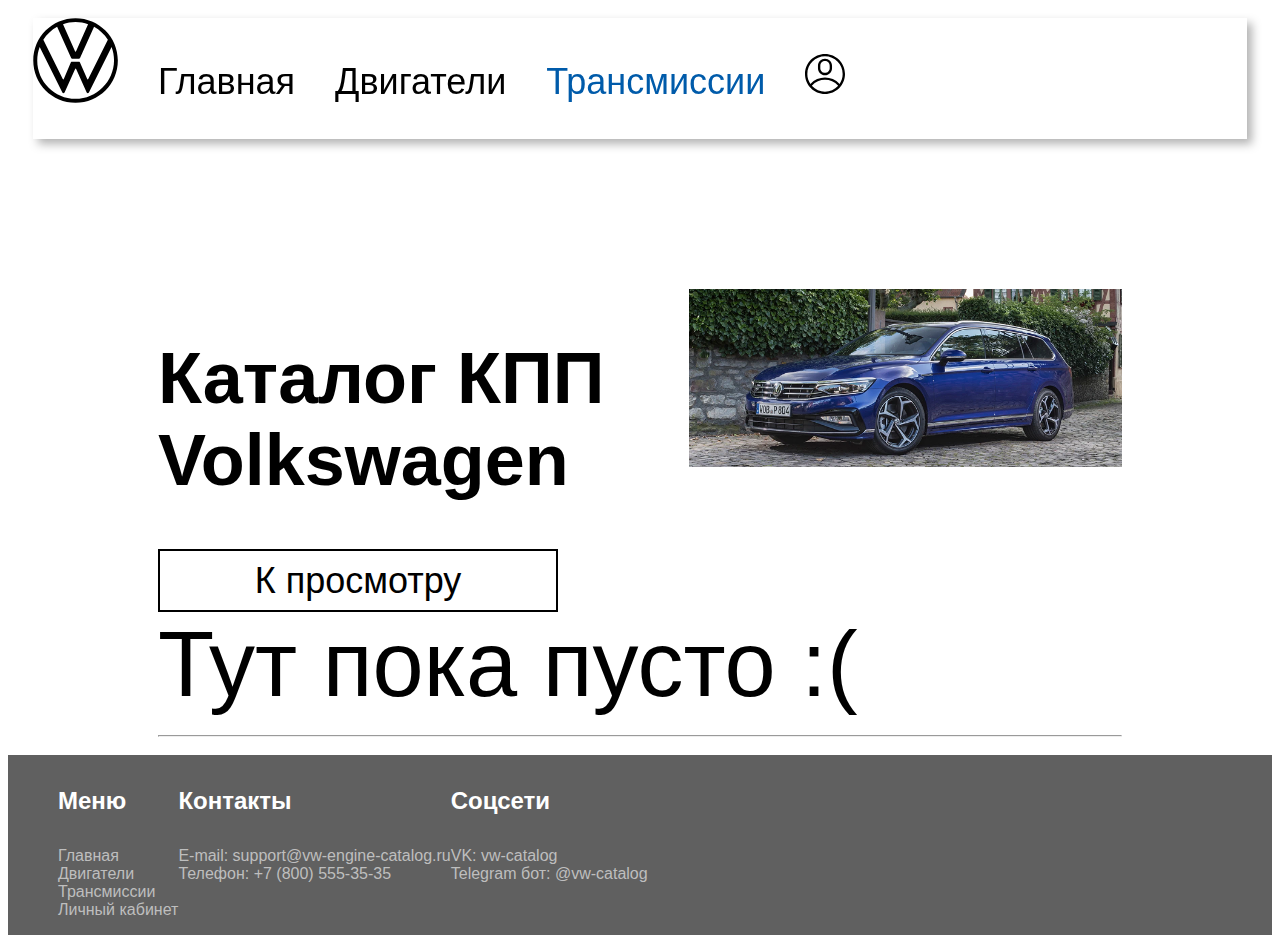
<file: transmissions.html>
<!DOCTYPE html>
<html lang="en">
<head>
    <meta charset="UTF-8">
    <meta name="viewport" content="width=device-width, initial-scale=1.0">

    <link rel="preconnect" href="https://fonts.googleapis.com">
    <link rel="preconnect" href="https://fonts.gstatic.com" crossorigin>
    <link href="https://fonts.googleapis.com/css2?family=Manrope:wght@700&display=swap" rel="stylesheet">
    <link href="https://fonts.googleapis.com/css2?family=Inter:wght@400;700&family=Manrope:wght@700;800&display=swap" rel="stylesheet">

    <link rel="stylesheet" href="styles/style.css">
    <link rel="stylesheet" href="styles/engines.css">
    <link href="https://cdn.jsdelivr.net/npm/bootstrap@5.0.2/dist/css/bootstrap.min.css" rel="stylesheet" integrity="sha384-EVSTQN3/azprG1Anm3QDgpJLIm9Nao0Yz1ztcQTwFspd3yD65VohhpuuCOmLASjC" crossorigin="anonymous">
    <title>Двигатели</title>
</head>
<body>
    <header>
        <nav class="nav-bar">
            <div class="container-fluid">
                <div class="row">
                    <div class="menu">
                        <div class="col-1">
                            <a href="index.html"><img src="src/vw-logo.svg" alt="logo"></a>
                        </div>
                        <div class="col-11">
                            <ul>
                                <li class="menu-item"> 
                                    <a href="index.html" class="menu-a">Главная </a>
                                </li>
                                <li class="menu-item"> 
                                    <a href="engines.html" class="menu-a">Двигатели </a>
                                </li>
                                <li class="menu-item"> 
                                    <a href="transmissions.html" class="menu-a" style="color: #005BAA;">Трансмиссии </a>
                                </li>
                                <li class="menu-item"> 
                                    <a href="lk.html"><img src="src/lk.svg" alt="ЛК"></a>
                                </li>
                            </ul>
                        </div>
                    </div>
                </div>
            </div>
        </nav>
    </header>
    
    <div class="wrapper">
        <div class="info">
            <div class="col-md-5">
                <h1>Каталог КПП Volkswagen</h1>

                <button class="black-btn">К просмотру</button>
            </div>

            <div class="col-md-7">
                <img src="src/vw-passat.png" alt="">
            </div>
        </div>
        
        <div class="gasoline-engines">
            <div class="row">
                <span style="font-size: 92px;">Тут пока пусто :(</span>
            </div>

            <hr>

            <div class="transmissions">
            </div>
        </div>

    </div>

<footer>
        <div class="into-footer">
                <div class="col">
                    <h4 class="footer-title">Меню</h4>

                    <ul class="footer-text">
                        <li>
                            <a href="index.html" class="footer-a">Главная</a>
                        </li>
                        <li>
                            <a href="engines.html" class="footer-a">Двигатели</a>
                        </li>
                        <li>
                            <a href="transmissions.html" class="footer-a">Трансмиссии</a>
                        </li>
                        <li>
                            <a href="lk.html" class="footer-a">Личный кабинет</a>
                        </li>
                    </ul>
                </div>

                <div class="col">
                    <h4 class="footer-title">Контакты</h4>

                    <ul class="footer-text">
                        <li>
                            E-mail: support@vw-engine-catalog.ru
                        </li>
                        <li>
                            Телефон: +7 (800) 555-35-35
                        </li>
                    </ul>
                </div>

                <div class="col">
                    <h4 class="footer-title">Соцсети</h4>

                    <ul class="footer-text">
                        <li>
                            VK: vw-catalog
                        </li>
                        <li>
                            Telegram бот: @vw-catalog 
                        </li>
                    </ul>
                </div>
        </div>
    </footer>
</body>
</html>
</file>
<file: styles/style.css>
* {
    box-sizing: border-box;
}

:root {
  --bs-font-sans-serif: 'Inter', sans-serif;
  --bs-body-font-family: var(--bs-font-sans-serif);
}

body,
.text-body,
p, a, li, span, div {
  font-family: 'Inter', sans-serif !important;
}

html {
    height: 100%;
}

body {
    min-height: 100%;
    display: grid;
    grid-template-rows: auto 1fr auto;
    font-size: 36px !important;
    font-weight: 400 !important;
}

li {
    list-style-type: none;
}

h1, h3 {
    font-family: 'Manrope', sans-serif !important;
    font-weight: 700 !important;
}

h4 {
    font-weight: 700 !important;
    font-size: 32px;
}

.nav-bar {
    margin-top: 10px;
    padding: 0 25px;
}

.menu {
    background-color: #FFFFFF;
    filter: drop-shadow(5px 5px 5px rgba(0,0,0,0.3));
    margin-top: 10px;
    display: flex;
    max-width: 100%;
    flex-wrap: wrap;
}

.menu-a {
    text-decoration: none;
    color: black;
    font-size: 36px;
     white-space: nowrap;
}

.menu-a:hover {
    color: black;
}

.menu-item {
    display: inline-block;
    margin-right: 30px;
}

.wrapper {
    margin-top: 150px;
    padding: 0 50px;
    max-width: 100%;
    overflow: hidden;
}
.col-11 {
    text-align: right;
}

.wrapper {
    margin-top: 150px;
    margin-left: 100px;
    margin-right: 100px;
}

.main-info {
    display: flex;
}

.main-info img {
    max-width: 100%;
    height: auto;
    display: block;
    margin-left: auto;
}

.pluses {
    margin-top: 150px;
}

.pluses-blocks {
    display: flex;
    text-align: center;
}

.pluses-text {
    font-size: 24px;
}

.search {
    margin-top: 150px;
}

.search-block {
    margin-top: 50px;
    margin-bottom: 50px;
}

.search-block img {
    max-width: 100%;
    height: auto;
    display: block;
    margin-left: auto;
    object-fit: contain;
}

footer {
    background-color: #606060;
    margin: 0 0 0 0;
}

.blue-btn {
    font-size: 36px !important;
    padding: 0 !important;
    font-family: 'Manrope', sans-serif;
    width: 400px;
    height: 63px;
    background: #005BAA;
    color: white;
    padding: 12px 24px;
    border: none;
    font-size: 18px;
    cursor: pointer;
    transition: background 0.3s;
}

.blue-btn:hover {
    background: #003d7a;
}

.black-btn {
    font-size: 36px !important;
    padding: 0 !important;
    font-family: 'Manrope', sans-serif;
    width: 400px;
    height: 63px;
    border: solid;
    border-color: black;
    background-color: white;
    border-width: 2px;
    padding: 12px 24px;
    font-size: 18px;
    text-align: center;
}

.into-footer {
    padding: 0 50px;
    display: flex;
    flex-wrap: wrap;
}

.footer-title {
    color: white;
    font-size: 24px;
}

.footer-text {
    color: #BEBEBE;
    font-size: 16px;
    padding-left: 0;
}

.footer-a {
    color: #BEBEBE;
    text-decoration: none;    
}

.footer-a:hover {
    color: #005BAA;
}
</file>
<file: styles/detail-engine.css>
a {
    text-decoration: none;
}

#title {
    font-size: 72px;
}

.tech-spec {
    margin-top: 30px;
}

.specs-table {
    margin-top: 40px;
}

.spec-type {
   display: inline-block;
   background-color: #005BAA;
   margin: 0 0 0 0;
}

.spec-info {
    display: inline-block;
    background-color: white;
    margin: 0 0 0 0;
}

.engine-description {
    margin-top: 70px;
}

.type-text {
    color: white
}

.col-2-spec {
    display: inline-block;
}

.cars-with-engine {
    margin-top: 70px;
}

#which-cars {
    margin-bottom: 60px;
}

.road-type {
    display: inline-block;
    background-color: #005BAA;
    color: white;
}

.consump {
    display: inline-block;
}

#brand-h {
    font-weight: 500 !;
}

.car-model {
    background-color: #005BAA;
    color: white;
}

.list {
    border: solid;
    border-width: 2px;
}

.list-li {
    list-style-type: disc;
}

.add-review {
    margin: 40px 0;
    padding: 20px;
    background-color: #f8f9fa;
    border-radius: 5px;
}

.review {
    margin-bottom: 20px;
    padding: 15px;
    background-color: white;
    border-radius: 5px;
    box-shadow: 0 2px 4px rgba(0,0,0,0.1);
}

.review small {
    color: #6c757d;
    font-size: 0.8em;
}

.form-control, .form-select {
    margin-bottom: 15px;
}

.btn-primary {
    background-color: #005BAA;
    border-color: #005BAA;
}
</file>
<file: styles/engines.css>
.info {
    display: flex;
}

.liter {
    display: inline-block;
}

.engine-index {
    display: inline-block;
}


.info img {
    max-width: 100%;
    height: auto;
    display: block;
    margin-left: auto;
    object-fit: contain;
}
</file>
<file: styles/lk.css>
.hello {
    max-width: 100%;
    height: auto;
    display: block;
    margin-left: auto;
    object-fit: contain;
}

.liter {
    background-color: #005BAA;
    text-align: center;
    color: white;
}

.serial-num {
    text-align: center;
    border: solid;
    border: black;
    border-width: 2px;
}

.serial-num a {
    text-decoration: none;
    color: black;
}

.serial-num a:hover {
    color: black;
}

#under-text {
    font-size: 32px;
}
</file>
